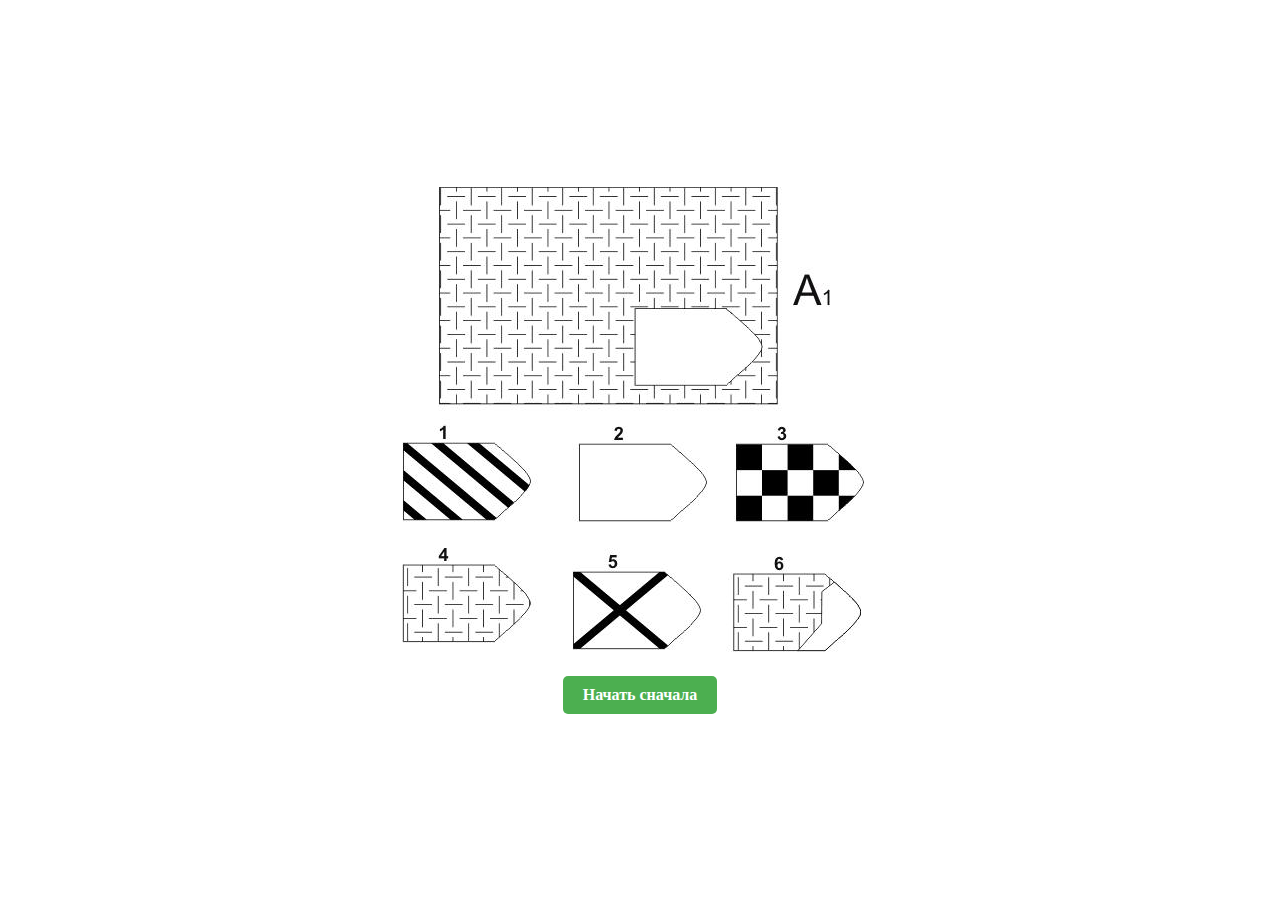
<file: experiment/1.html>
<!DOCTYPE html>
<html lang="en">
<head>
    <meta charset="UTF-8">
    <meta name="viewport" content="width=device-width, initial-scale=1.0">
    <title>1</title>
    <link rel="stylesheet" href="style.css">
    <style>
        a {
            text-decoration: none;
        }
    </style>
</head>
<body>
    <div class="centered-image-container">
        <img src="seriaa/1/0.jpg" class="centered-image" width="100%"> <br>
    </div>
    <div class="image-container">
        <a onclick="updateScore(event) ">
            <img src="seriaa/1/1.jpg" alt="" id="wrong">
        </a>
        <a onclick="updateScore(event)">
            <img src="seriaa/1/2.jpg" alt="" id="wrong">
        </a>
        <a onclick="updateScore(event)">
            <img src="seriaa/1/3.jpg" alt="" id="wrong">
        </a>
        <a onclick="updateScore(event)">
            <img src="seriaa/1/4.jpg" alt="" id="correct">
            <div class="overlay" ></div>
        </a>
        <a onclick="updateScore(event)">
            <img src="seriaa/1/5.jpg" alt="" id="wrong">
        </a>
        <a onclick="updateScore(event)">
            <img src="seriaa/1/6.jpg" alt="" id="wrong">
        </a>
    </div>
    <audio id="correctAudio">
        <source src="correct.mp3" type="audio/mpeg">
    </audio>
    
    <audio id="wrongAudio">
        <source src="wrong.mp3" type="audio/mpeg">
    </audio>
    <div class="centered-button">
        <a onclick="nullscore()"  class="custom-button" >Начать сначала</a>
    </div>
    <script src="javascript.js"></script>
</body>
</html>
</file>
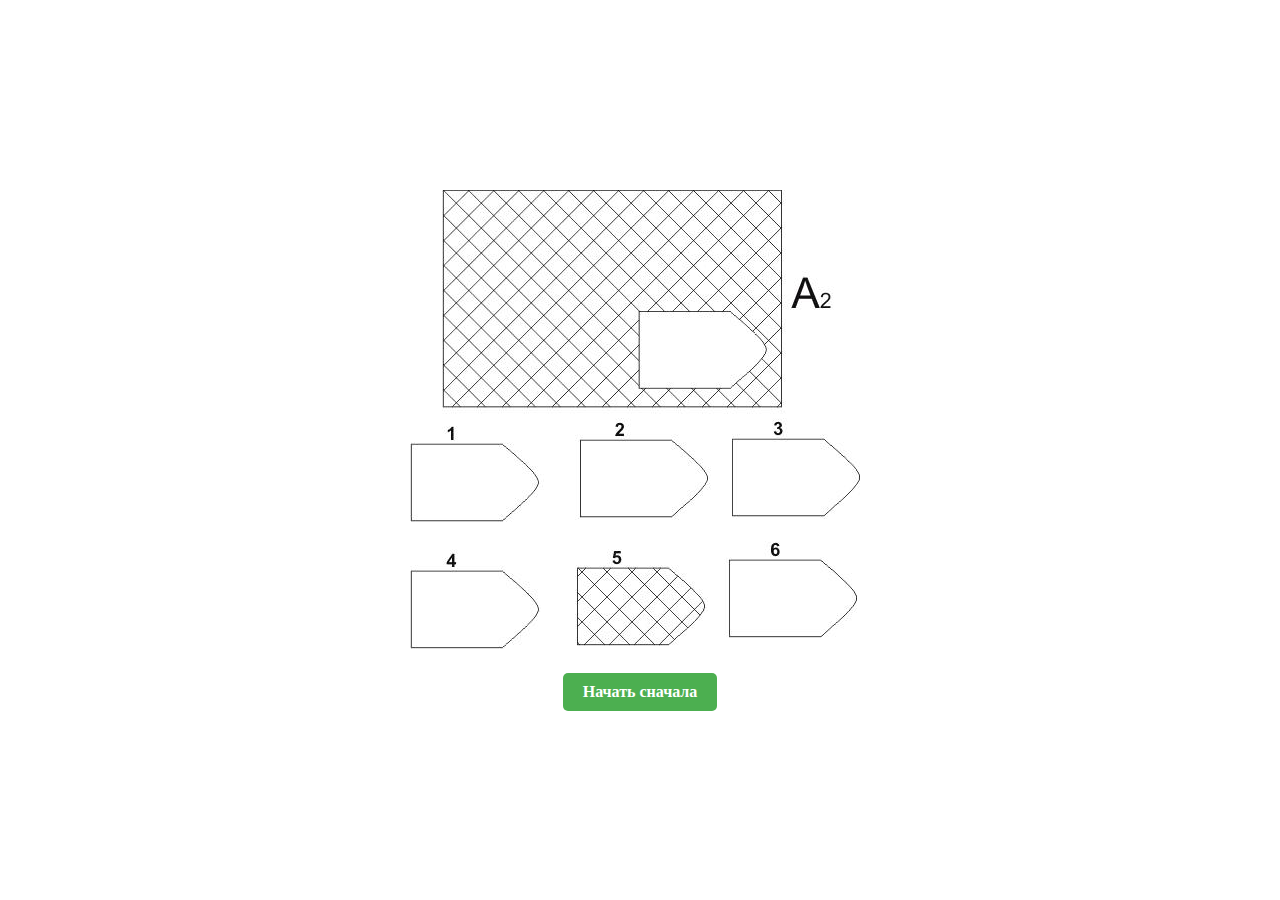
<file: experiment/2.html>
<!DOCTYPE html>
<html lang="en">
<head>
    <meta charset="UTF-8">
    <meta name="viewport" content="width=device-width, initial-scale=1.0">
    <title>2</title>
    <link rel="stylesheet" href="style.css">
    <style>
        a {
            text-decoration: none;
        }
    </style>
</head>
<body>
    <div class="centered-image-container">
        <img src="seriaa/2/0.jpg" class="centered-image" width="100%"> <br>
    </div>
    <div class="image-container">
        <a onclick="updateScore(event) ">
            <img src="seriaa/2/1.jpg" alt="" id="wrong">
        </a>
        <a onclick="updateScore(event)">
            <img src="seriaa/2/2.jpg" alt="" id="wrong">
        </a>
        <a onclick="updateScore(event)">
            <img src="seriaa/2/3.jpg" alt="" id="wrong">
        </a>
        <a onclick="updateScore(event)">
            <img src="seriaa/2/4.jpg" alt="" id="wrong">
            <div class="overlay" ></div>
        </a>
        <a onclick="updateScore(event)">
            <img src="seriaa/2/5.jpg" alt="" id="correct">
        </a>
        <a onclick="updateScore(event)">
            <img src="seriaa/2/6.jpg" alt="" id="wrong">
        </a>
    </div>
    <audio id="correctAudio">
        <source src="correct.mp3" type="audio/mpeg">
    </audio>
    
    <audio id="wrongAudio">
        <source src="wrong.mp3" type="audio/mpeg">
    </audio>
    <div class="centered-button">
        
        <a onclick="nullscore()"  class="custom-button" >Начать сначала</a>
    </div>
    <script src="javascript.js"></script>
</body>
</html>
</file>
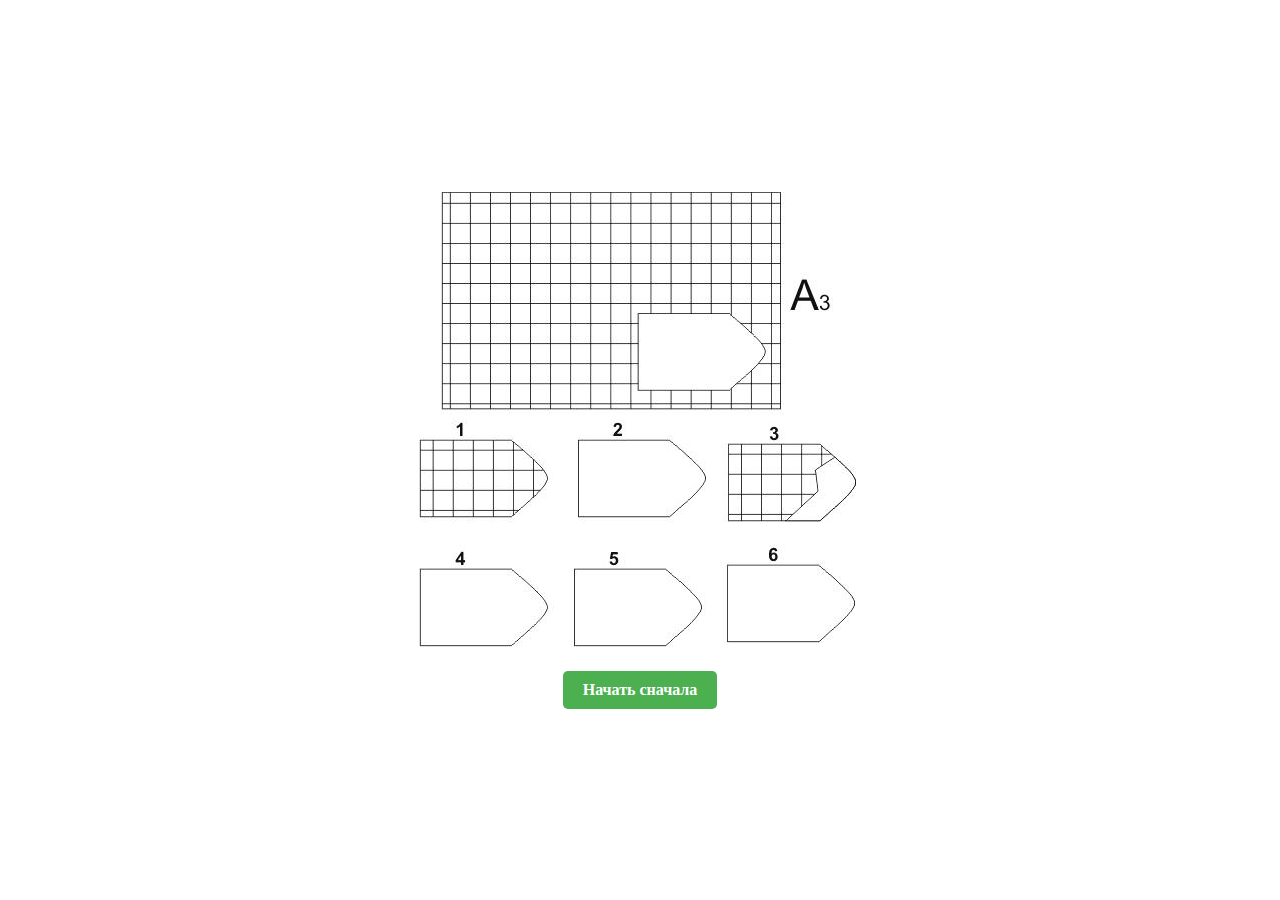
<file: experiment/3.html>
<!DOCTYPE html>
<html lang="en">
<head>
    <meta charset="UTF-8">
    <meta name="viewport" content="width=device-width, initial-scale=1.0">
    <title>1</title>
    <link rel="stylesheet" href="style.css">
    <style>
        a {
            text-decoration: none;
        }
    </style>
</head>
<body>
    <div class="centered-image-container">
        <img src="seriaa/3/0.jpg" class="centered-image" width="100%"> <br>
    </div>
    <div class="image-container">
        <a onclick="updateScore(event) ">
            <img src="seriaa/3/1.jpg" alt="" id="correct">
        </a>
        <a onclick="updateScore(event)">
            <img src="seriaa/3/2.jpg" alt="" id="wrong">
        </a>
        <a onclick="updateScore(event)">
            <img src="seriaa/3/3.jpg" alt="" id="wrong">
        </a>
        <a onclick="updateScore(event)">
            <img src="seriaa/3/4.jpg" alt="" id="wrong">
            <div class="overlay" ></div>
        </a>
        <a onclick="updateScore(event)">
            <img src="seriaa/3/5.jpg" alt="" id="wrong">
        </a>
        <a onclick="updateScore(event)">
            <img src="seriaa/3/6.jpg" alt="" id="wrong">
        </a>
    </div>
    <audio id="correctAudio">
        <source src="correct.mp3" type="audio/mpeg">
    </audio>
    
    <audio id="wrongAudio">
        <source src="wrong.mp3" type="audio/mpeg">
    </audio>
    <div class="centered-button">
        
        <a onclick="nullscore()"  class="custom-button" >Начать сначала</a>
    </div>
    <script src="javascript.js"></script>
</body>
</html>
</file>
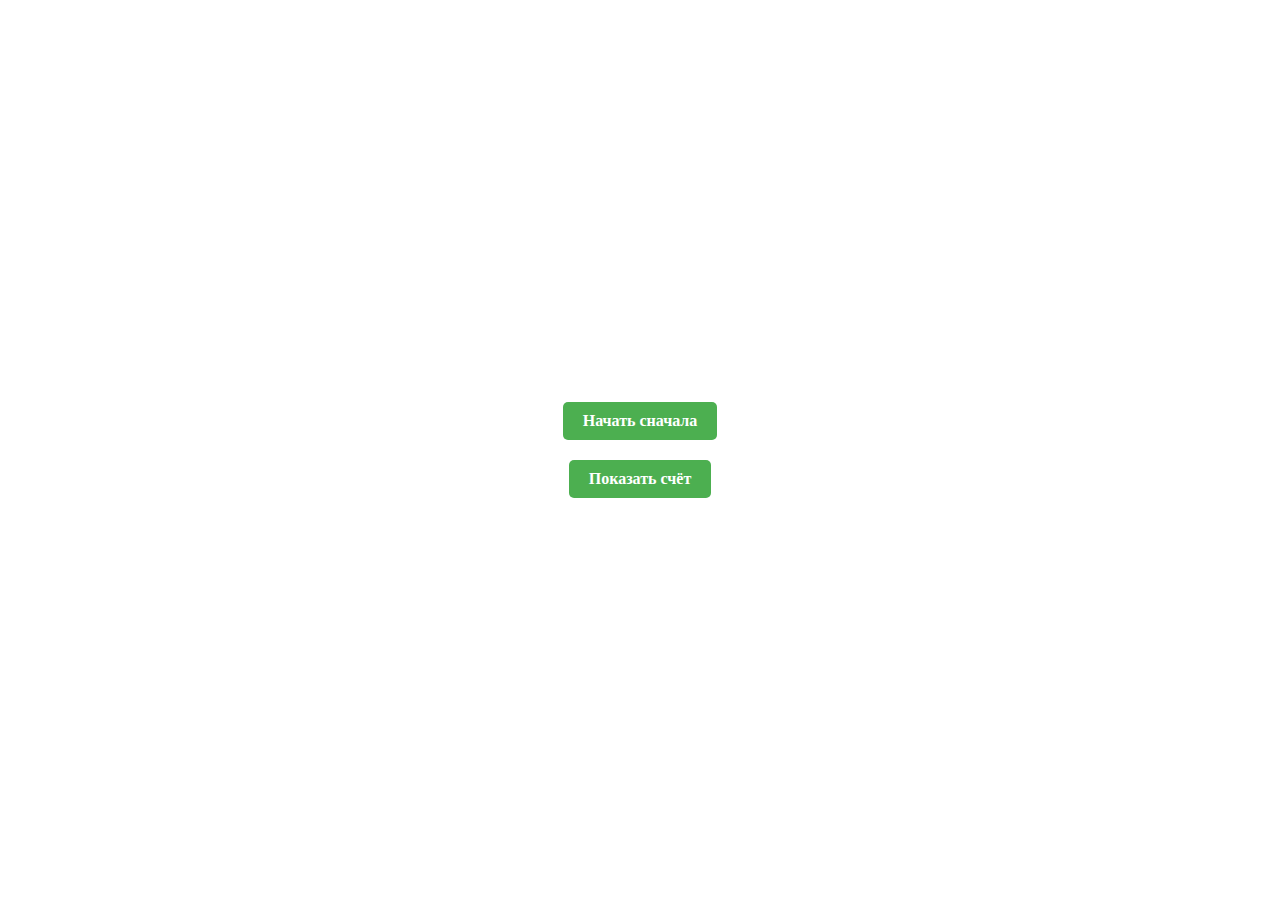
<file: experiment/4.html>
<!DOCTYPE html>
<html lang="en">
<head>
    <meta charset="UTF-8">
    <meta name="viewport" content="width=device-width, initial-scale=1.0">
    <title>Итог</title>
    <link rel="stylesheet" href="style.css">
</head>
<body>
    <div class="centered-button">
        
        <a onclick="nullscore()"  class="custom-button" >Начать сначала</a>
    </div>
    <div class="centered-button">
        
        <a onclick="showScore()"  class="custom-button" >Показать счёт</a> </br>
        
    </div>
    <div id="scoreContainer"></div>
    <script src="javascript.js"></script>
</body>
</html>
</file>
<file: experiment/style.css>
body {
    display: flex;
    justify-content: center;
    align-items: center;
    flex-direction: column;
    height: 100vh;
    margin: 0;
}

.centered-image-container {
    text-align: center;
}

.image-container {
    display: grid;
    grid-template-columns: repeat(3, 1fr);
    gap: 10px;
    justify-content: center;
}

.image-container label {
    display: flex;
    align-items: center;
}

.image-container input[type="radio"] {
    transform: scale(1.5);
    margin-right: 5px;
}

.centered-button {
    display: flex;
    justify-content: center;
    margin-top: 20px;
}

.centered-image img {
    display: block;
    margin: 0 auto;
}

.button {
    display: inline-block;
    padding: 10px 20px;
    background-color: #4CAF50;
    color: #fff;
    text-decoration: none;
    font-weight: bold;
    border-radius: 5px;
    transition: background-color 0.3s;
}

.button:hover {
    background-color: #45a049;
}

.centered-button {
    display: flex;
    justify-content: center;
    margin-top: 20px;
}

.custom-button {
    display: inline-block;
    padding: 10px 20px;
    background-color: #4CAF50;
    color: #fff;
    text-decoration: none;
    font-weight: bold;
    border-radius: 5px;
    transition: background-color 0.3s;
    
    cursor: pointer;
}

.custom-button:hover {
    background-color: #45a049;
}

.overlay {
    position: absolute;
    top: 0;
    left: 0;
    width: 80%; /* Измените на значение, соответствующее ширине картинки */
    height: 100%; /* Измените на значение, соответствующее высоте картинки */
    background-color: green;
    opacity: 0.5;
    display: none;
}

.image-container a {
    position: relative;
    display: inline-block;
}

#correct {
    pointer-events: auto;
}
.shake-animation {
    animation: shake 0.5s ease;
  }
  
  @keyframes shake {
    0%, 100% {
      transform: translateX(0);
    }
    10%, 30%, 50%, 70%, 90% {
      transform: translateX(-5px);
    }
    20%, 40%, 60%, 80% {
      transform: translateX(5px);
    }
  }
  #scoreContainer {
    font-size: 24px;
    text-align: center;
    margin-top: 20px;
}
</file>
